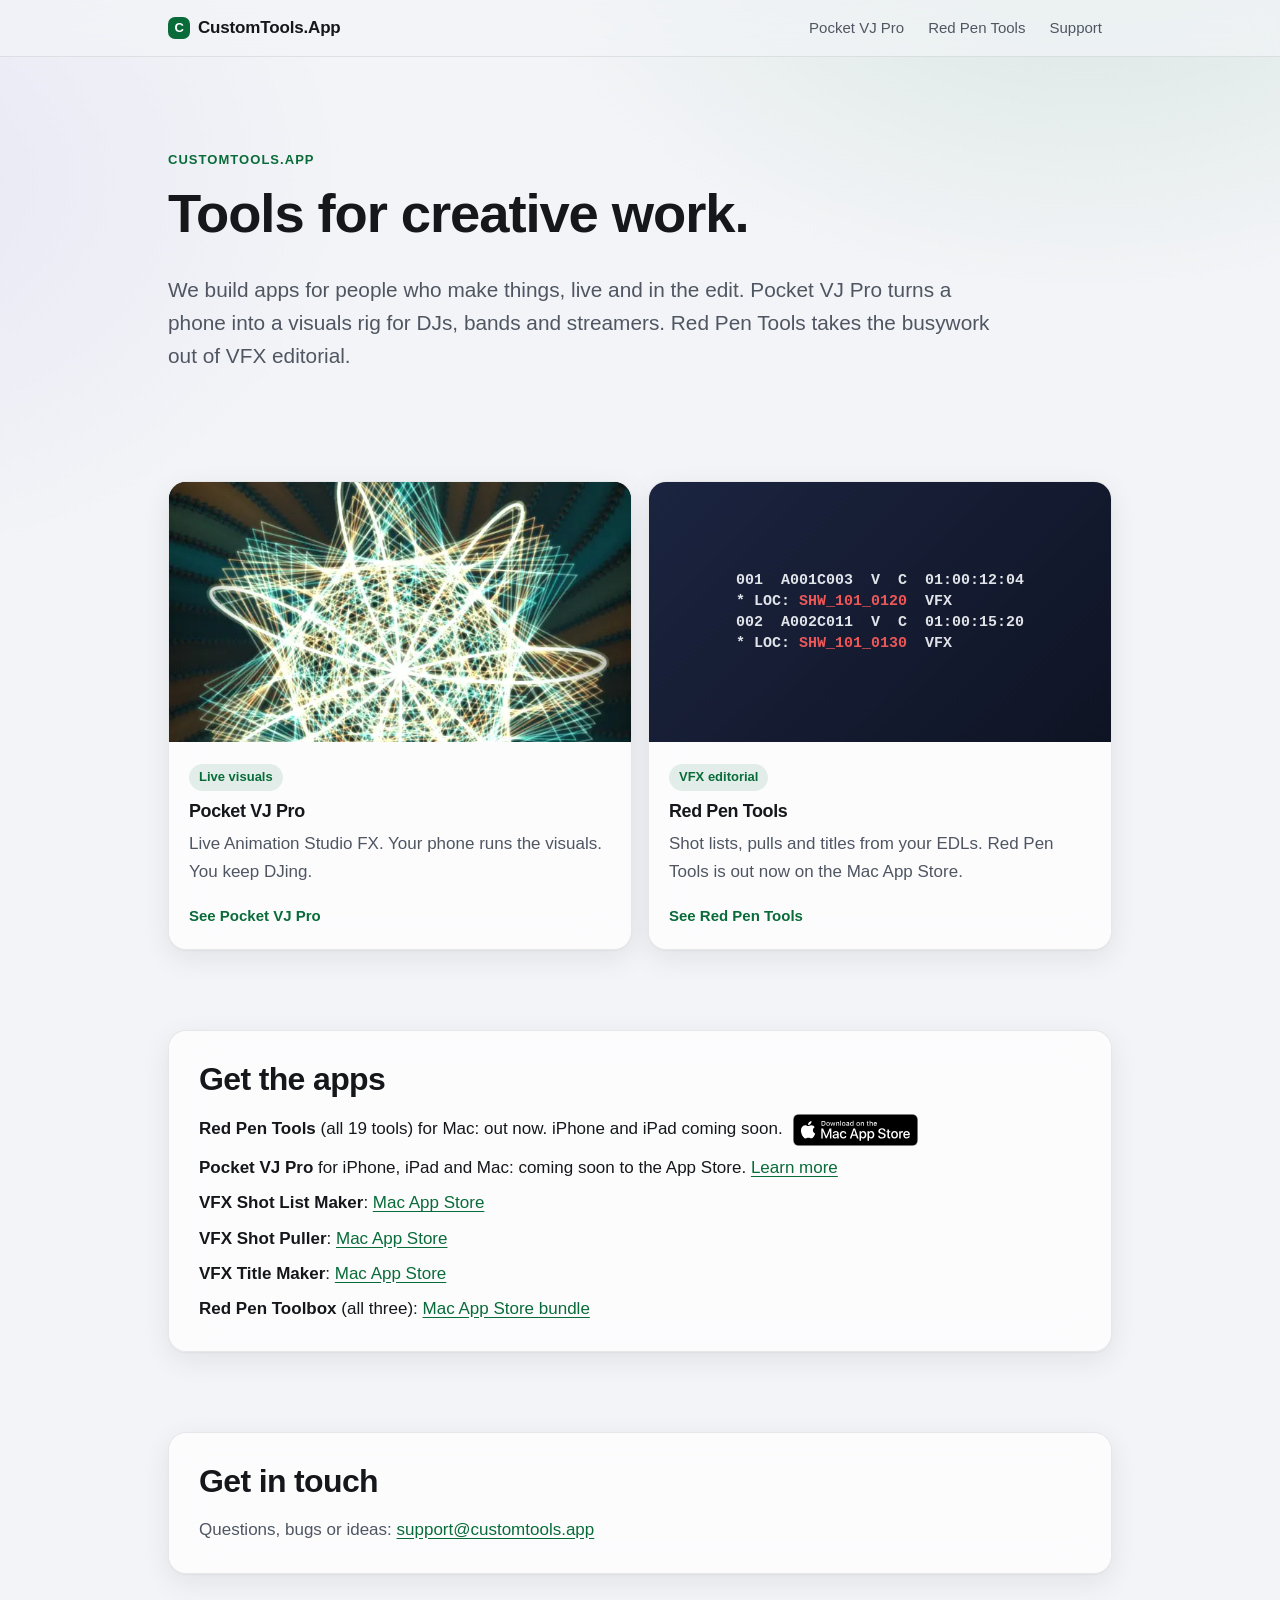
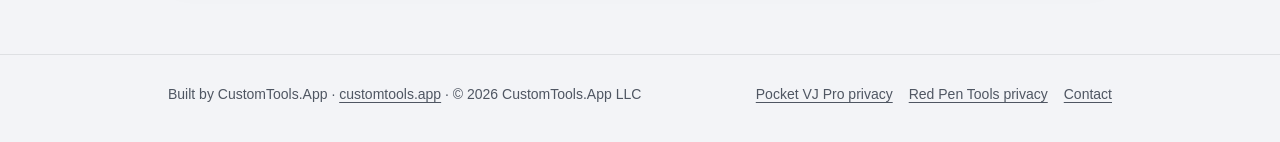
<file: index.html>
<!doctype html>
<html lang="en">
<head>
<meta charset="utf-8">
<meta name="viewport" content="width=device-width, initial-scale=1, viewport-fit=cover">
<title>CustomTools.App</title>
<meta name="description" content="CustomTools.App builds tools for creative work: live visuals with Pocket VJ Pro and VFX editorial with Red Pen Tools.">
<link rel="canonical" href="https://customtools.app/">
<meta name="theme-color" content="#f3f4f7" media="(prefers-color-scheme: light)">
<meta name="theme-color" content="#0b0c10" media="(prefers-color-scheme: dark)">
<meta property="og:title" content="CustomTools.App">
<meta property="og:description" content="CustomTools.App builds tools for creative work: live visuals with Pocket VJ Pro and VFX editorial with Red Pen Tools.">
<meta property="og:url" content="https://customtools.app/">
<meta property="og:type" content="website">
<link rel="icon" href="assets/favicon.svg" type="image/svg+xml">
<link rel="stylesheet" href="assets/site.css">
</head>
<body>
<header class="site-header">
  <div class="wrap">
    <a class="brand" href="./"><span class="brand-mark" aria-hidden="true">C</span>CustomTools.App</a>
    <nav class="site-nav" aria-label="Main">
      <a href="https://pocketvjpro.customtools.app/">Pocket VJ Pro</a>
      <a href="https://redpentools.customtools.app/">Red Pen Tools</a>
      <a href="live-animation-studio/">Support</a>
    </nav>
  </div>
</header>
<main>

<section class="hero">
  <div class="wrap">
    <span class="eyebrow">CustomTools.App</span>
    <h1>Tools for creative work.</h1>
    <p class="lede">We build apps for people who make things, live and in the edit. Pocket VJ Pro turns a phone into a visuals rig for DJs, bands and streamers. Red Pen Tools takes the busywork out of VFX editorial.</p>
  </div>
</section>
<section>
  <div class="wrap grid-2">
    <a class="card card-link" href="https://pocketvjpro.customtools.app/">
      <div class="card-media"><img src="assets/img/look-newton-rose.webp" alt="A glowing star pattern from Pocket VJ Pro" width="640" height="1391" style="object-position:center 42%"></div>
      <div class="card-body">
        <span class="pill">Live visuals</span>
        <h3>Pocket VJ Pro</h3>
        <p class="muted">Live Animation Studio FX. Your phone runs the visuals. You keep DJing.</p>
        <span class="more">See Pocket VJ Pro</span>
      </div>
    </a>
    <a class="card card-link" href="https://redpentools.customtools.app/">
      <div class="card-media rpt" aria-hidden="true">
        <pre class="rpt-glyph">001  A001C003  V  C  01:00:12:04
* LOC: <span class="hl">SHW_101_0120</span>  VFX
002  A002C011  V  C  01:00:15:20
* LOC: <span class="hl">SHW_101_0130</span>  VFX</pre>
      </div>
      <div class="card-body">
        <span class="pill">VFX editorial</span>
        <h3>Red Pen Tools</h3>
        <p class="muted">Shot lists, pulls and titles from your EDLs. Red Pen Tools is out now on the Mac App Store.</p>
        <span class="more">See Red Pen Tools</span>
      </div>
    </a>
  </div>
</section>
<section>
  <div class="wrap">
    <div class="panel">
      <h2>Get the apps</h2>
      <ul class="store-list">
        <li><strong>Red Pen Tools</strong> (all 19 tools) for Mac: out now. iPhone and iPad coming soon. <a class="store-badge" href="https://apps.apple.com/us/app/red-pen-tools/id6825196870" aria-label="Download Red Pen Tools on the Mac App Store"><picture><source srcset="assets/img/mac-app-store-badge-white.svg" media="(prefers-color-scheme: dark)"><img src="assets/img/mac-app-store-badge-black.svg" alt="Download on the Mac App Store" width="156" height="40"></picture></a></li>
        <li><strong>Pocket VJ Pro</strong> for iPhone, iPad and Mac: coming soon to the App Store. <a href="https://pocketvjpro.customtools.app/">Learn more</a></li>
        <li><strong>VFX Shot List Maker</strong>: <a href="https://apps.apple.com/app/id1511198302">Mac App Store</a></li>
        <li><strong>VFX Shot Puller</strong>: <a href="https://apps.apple.com/app/id1511198558">Mac App Store</a></li>
        <li><strong>VFX Title Maker</strong>: <a href="https://apps.apple.com/app/id1511198381">Mac App Store</a></li>
        <li><strong>Red Pen Toolbox</strong> (all three): <a href="https://apps.apple.com/app-bundle/id1544823029">Mac App Store bundle</a></li>
      </ul>
    </div>
  </div>
</section>
<section>
  <div class="wrap">
    <div class="panel">
      <h2>Get in touch</h2>
      <p class="muted" style="margin:0">Questions, bugs or ideas: <a href="mailto:support@customtools.app">support@customtools.app</a></p>
    </div>
  </div>
</section>

</main>
<footer class="site-footer">
  <div class="wrap">
    <p style="margin:0">Built by CustomTools.App · <a href="https://customtools.app/">customtools.app</a> · © 2026 CustomTools.App LLC</p>
    <nav class="footer-links" aria-label="Footer">
      <a href="pocket-vj/privacy/">Pocket VJ Pro privacy</a>
      <a href="red-pen-tools/privacy/">Red Pen Tools privacy</a>
      <a href="mailto:support@customtools.app">Contact</a>
    </nav>
  </div>
</footer>
</body>
</html>
</file>
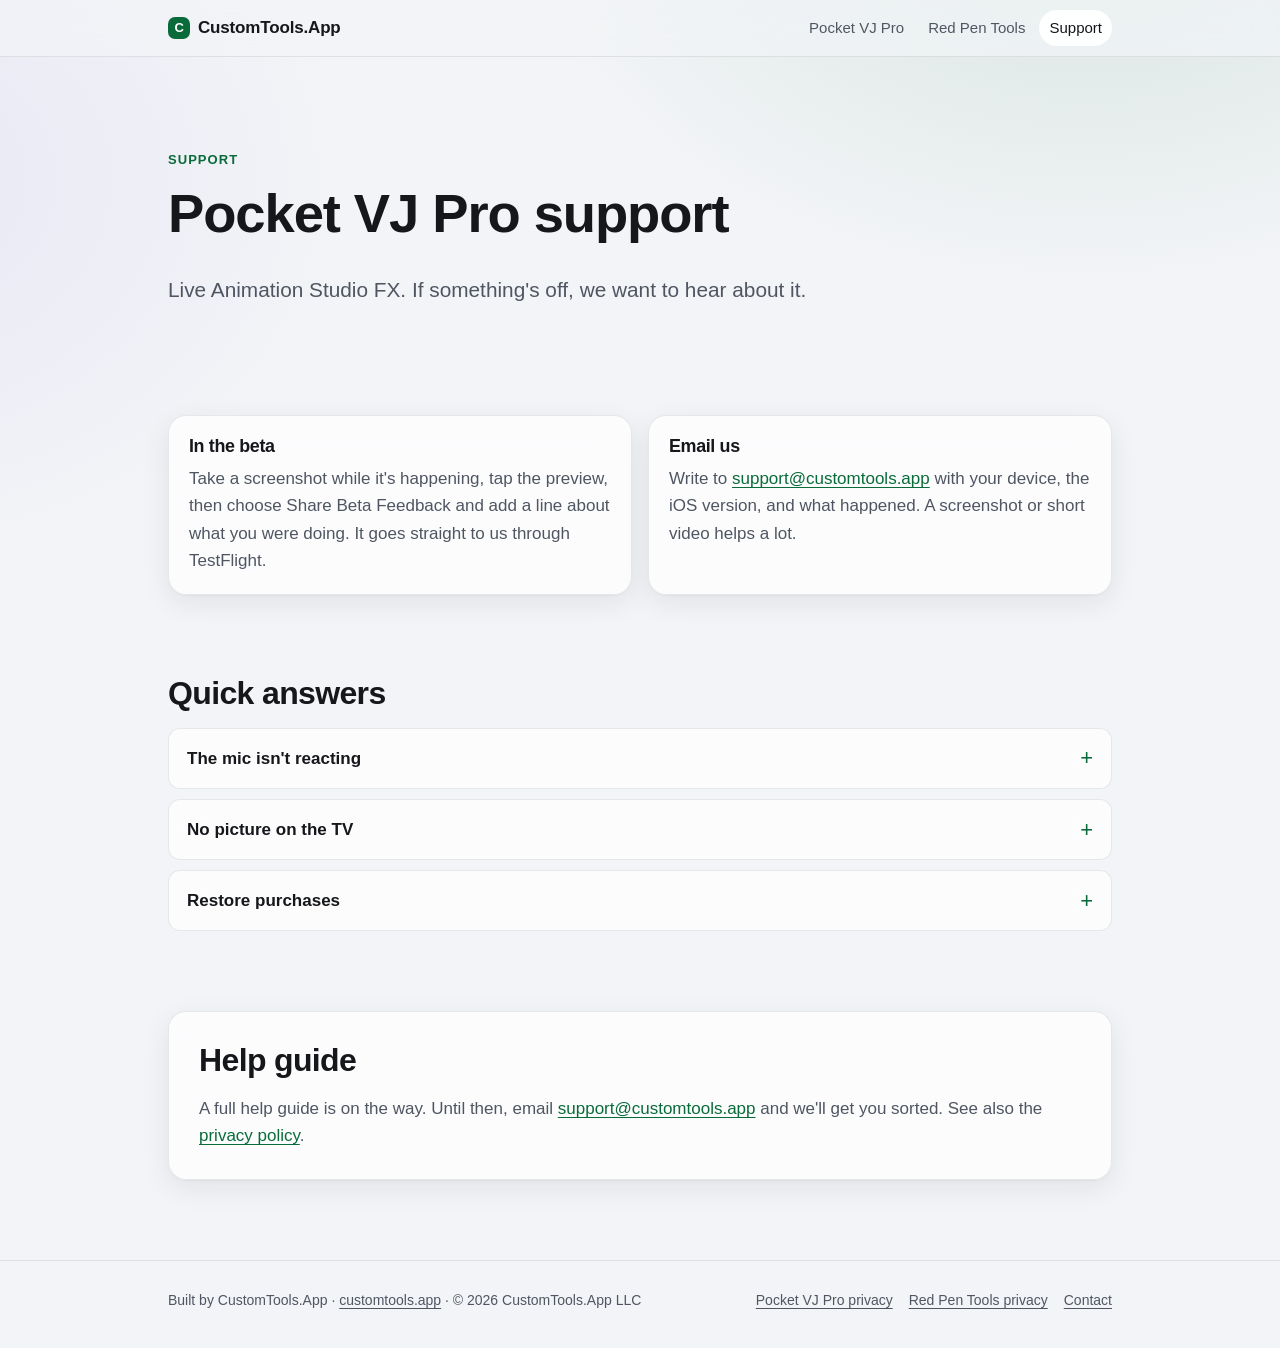
<file: live-animation-studio/index.html>
<!doctype html>
<html lang="en">
<head>
<meta charset="utf-8">
<meta name="viewport" content="width=device-width, initial-scale=1, viewport-fit=cover">
<title>Pocket VJ Pro Support</title>
<meta name="description" content="Help for Pocket VJ Pro (Live Animation Studio FX): beta feedback, the mic, TV connections and restoring purchases.">
<link rel="canonical" href="https://customtools.app/live-animation-studio/">
<meta name="theme-color" content="#f3f4f7" media="(prefers-color-scheme: light)">
<meta name="theme-color" content="#0b0c10" media="(prefers-color-scheme: dark)">
<meta property="og:title" content="Pocket VJ Pro Support">
<meta property="og:description" content="Help for Pocket VJ Pro (Live Animation Studio FX): beta feedback, the mic, TV connections and restoring purchases.">
<meta property="og:url" content="https://customtools.app/live-animation-studio/">
<meta property="og:type" content="website">
<link rel="icon" href="../assets/favicon.svg" type="image/svg+xml">
<link rel="stylesheet" href="../assets/site.css">
</head>
<body>
<header class="site-header">
  <div class="wrap">
    <a class="brand" href="../"><span class="brand-mark" aria-hidden="true">C</span>CustomTools.App</a>
    <nav class="site-nav" aria-label="Main">
      <a href="../pocket-vj/">Pocket VJ Pro</a>
      <a href="../red-pen-tools/">Red Pen Tools</a>
      <a href="../live-animation-studio/" aria-current="page">Support</a>
    </nav>
  </div>
</header>
<main>

<section class="hero">
  <div class="wrap">
    <span class="eyebrow">Support</span>
    <h1>Pocket VJ Pro support</h1>
    <p class="lede">Live Animation Studio FX. If something's off, we want to hear about it.</p>
  </div>
</section>
<section>
  <div class="wrap grid-2">
    <div class="card">
      <h3>In the beta</h3>
      <p class="muted">Take a screenshot while it's happening, tap the preview, then choose Share Beta Feedback and add a line about what you were doing. It goes straight to us through TestFlight.</p>
    </div>
    <div class="card">
      <h3>Email us</h3>
      <p class="muted">Write to <a href="mailto:support@customtools.app">support@customtools.app</a> with your device, the iOS version, and what happened. A screenshot or short video helps a lot.</p>
    </div>
  </div>
</section>
<section>
  <div class="wrap">
    <h2>Quick answers</h2>
    <div class="faq">
      <details><summary>The mic isn't reacting</summary><div><p>Make sure MIC is on and that Pocket VJ Pro is allowed to use the microphone in Settings › Privacy &amp; Security › Microphone. Then raise Sensitivity. In a very loud room, lower it so the picture doesn't stay maxed out.</p></div></details>
      <details><summary>No picture on the TV</summary><div><p>With a cable: check that the adapter and HDMI cable are pushed all the way in and the TV is on the right input. If it still shows nothing, try another cable or adapter.</p><p>With AirPlay: keep your device and the TV on the same Wi-Fi, then pick the TV from Screen Mirroring in Control Center.</p></div></details>
      <details><summary>Restore purchases</summary><div><p>If you bought a plan and it isn't showing, open the plans screen in the app and tap Restore Purchases. Use the same Apple Account you bought it with.</p></div></details>
    </div>
  </div>
</section>
<section>
  <div class="wrap">
    <div class="panel">
      <h2>Help guide</h2>
      <p class="muted" style="margin:0">A full help guide is on the way. Until then, email <a href="mailto:support@customtools.app">support@customtools.app</a> and we'll get you sorted. See also the <a href="privacy/">privacy policy</a>.</p>
    </div>
  </div>
</section>

</main>
<footer class="site-footer">
  <div class="wrap">
    <p style="margin:0">Built by CustomTools.App · <a href="https://customtools.app/">customtools.app</a> · © 2026 CustomTools.App LLC</p>
    <nav class="footer-links" aria-label="Footer">
      <a href="../pocket-vj/privacy/">Pocket VJ Pro privacy</a>
      <a href="../red-pen-tools/privacy/">Red Pen Tools privacy</a>
      <a href="mailto:support@customtools.app">Contact</a>
    </nav>
  </div>
</footer>
</body>
</html>
</file>
<file: assets/site.css>
/* CustomTools.App site styles. One accent, glass surfaces, light and dark aware. */

:root {
  --bg: #f3f4f7;
  --bg-glow-1: rgba(14, 122, 67, 0.12);
  --bg-glow-2: rgba(90, 80, 220, 0.08);
  --surface: rgba(255, 255, 255, 0.72);
  --surface-strong: rgba(255, 255, 255, 0.9);
  --border: rgba(20, 22, 26, 0.09);
  --text: #15171b;
  --muted: #4f5662;
  --accent: #096b39;
  --accent-ink: #ffffff;
  --accent-soft: rgba(9, 107, 57, 0.1);
  --shadow: 0 1px 2px rgba(0, 0, 0, 0.04), 0 8px 28px rgba(20, 30, 50, 0.08);
  --radius: 18px;
  --radius-sm: 12px;
  color-scheme: light dark;
}

@media (prefers-color-scheme: dark) {
  :root {
    --bg: #0b0c10;
    --bg-glow-1: rgba(61, 220, 132, 0.1);
    --bg-glow-2: rgba(110, 90, 255, 0.1);
    --surface: rgba(255, 255, 255, 0.055);
    --surface-strong: rgba(255, 255, 255, 0.09);
    --border: rgba(255, 255, 255, 0.1);
    --text: #eef0f4;
    --muted: #a6adb9;
    --accent: #3ddc84;
    --accent-ink: #052012;
    --accent-soft: rgba(61, 220, 132, 0.12);
    --shadow: 0 1px 2px rgba(0, 0, 0, 0.3), 0 12px 36px rgba(0, 0, 0, 0.35);
  }
}

*, *::before, *::after { box-sizing: border-box; }

html { -webkit-text-size-adjust: 100%; }

body {
  margin: 0;
  min-height: 100vh;
  background:
    radial-gradient(60rem 40rem at 85% -10%, var(--bg-glow-1), transparent 60%),
    radial-gradient(50rem 40rem at -10% 20%, var(--bg-glow-2), transparent 60%),
    var(--bg);
  background-attachment: fixed;
  color: var(--text);
  font: 17px/1.6 -apple-system, BlinkMacSystemFont, "SF Pro Text", "Segoe UI", Roboto, "Helvetica Neue", Arial, sans-serif;
  -webkit-font-smoothing: antialiased;
  overflow-x: hidden;
  display: flex;
  flex-direction: column;
}

main { flex: 1; }

img { max-width: 100%; height: auto; display: block; }

a { color: var(--accent); text-underline-offset: 3px; }
a:hover { text-decoration-thickness: 2px; }

a:focus-visible, summary:focus-visible, .btn:focus-visible {
  outline: 3px solid var(--accent);
  outline-offset: 3px;
  border-radius: 8px;
}

.wrap {
  width: 100%;
  max-width: 1000px;
  margin: 0 auto;
  padding: 0 16px;
}

@media (min-width: 720px) { .wrap { padding: 0 28px; } }

/* Header */
.site-header {
  position: sticky;
  top: 0;
  z-index: 10;
  background: color-mix(in srgb, var(--bg) 70%, transparent);
  -webkit-backdrop-filter: blur(18px) saturate(150%);
  backdrop-filter: blur(18px) saturate(150%);
  border-bottom: 1px solid var(--border);
}

.site-header .wrap {
  display: flex;
  align-items: center;
  justify-content: space-between;
  gap: 12px;
  min-height: 56px;
  flex-wrap: wrap;
}

.brand {
  font-weight: 700;
  letter-spacing: -0.01em;
  color: var(--text);
  text-decoration: none;
  display: inline-flex;
  align-items: center;
  gap: 8px;
}

.brand-mark {
  width: 22px;
  height: 22px;
  border-radius: 7px;
  background: var(--accent);
  display: inline-grid;
  place-items: center;
  color: var(--accent-ink);
  font-size: 13px;
  font-weight: 800;
}

.site-nav { display: flex; gap: 4px; flex-wrap: wrap; }

.site-nav a {
  color: var(--muted);
  text-decoration: none;
  font-size: 15px;
  padding: 6px 10px;
  border-radius: 999px;
}

.site-nav a:hover, .site-nav a[aria-current="page"] {
  color: var(--text);
  background: var(--surface-strong);
}

/* Type */
h1, h2, h3 { line-height: 1.15; letter-spacing: -0.02em; margin: 0 0 0.5em; }
h1 { font-size: clamp(2.1rem, 6vw, 3.4rem); font-weight: 800; }
h2 { font-size: clamp(1.5rem, 3.6vw, 2rem); font-weight: 750; margin-top: 0; }
h3 { font-size: 1.12rem; font-weight: 700; }
p { margin: 0 0 1em; }

.eyebrow {
  display: inline-block;
  font-size: 13px;
  font-weight: 650;
  letter-spacing: 0.08em;
  text-transform: uppercase;
  color: var(--accent);
  margin-bottom: 12px;
}

.lede { font-size: clamp(1.1rem, 2.4vw, 1.3rem); color: var(--muted); max-width: 40em; }
.muted { color: var(--muted); }
.small { font-size: 15px; }

/* Sections */
.hero { padding: 56px 0 32px; }
@media (min-width: 720px) { .hero { padding: 88px 0 48px; } }

section { padding: 28px 0; }
@media (min-width: 720px) { section { padding: 40px 0; } }

/* Glass surfaces */
.card, .panel {
  background: var(--surface);
  border: 1px solid var(--border);
  border-radius: var(--radius);
  box-shadow: var(--shadow);
  -webkit-backdrop-filter: blur(20px) saturate(140%);
  backdrop-filter: blur(20px) saturate(140%);
}

.panel { padding: 22px; }
@media (min-width: 720px) { .panel { padding: 30px; } }

.grid {
  display: grid;
  gap: 16px;
  grid-template-columns: repeat(auto-fit, minmax(min(100%, 240px), 1fr));
}

.grid-2 {
  display: grid;
  gap: 16px;
  grid-template-columns: repeat(auto-fit, minmax(min(100%, 320px), 1fr));
}

.card { padding: 20px; }
.card p:last-child { margin-bottom: 0; }

.card-link {
  display: flex;
  flex-direction: column;
  color: inherit;
  text-decoration: none;
  overflow: hidden;
  padding: 0;
  transition: transform 0.2s ease, border-color 0.2s ease;
}

.card-link:hover { transform: translateY(-2px); border-color: color-mix(in srgb, var(--accent) 45%, var(--border)); }

.card-link .card-media {
  aspect-ratio: 16 / 9;
  overflow: hidden;
  background: #000;
}

.card-link .card-media img { width: 100%; height: 100%; object-fit: cover; }

.card-link .card-body { padding: 20px; }
.card-link .more { color: var(--accent); font-weight: 650; font-size: 15px; }

.card-media.rpt {
  display: grid;
  place-items: center;
  background:
    linear-gradient(135deg, #1b2440, #0f1424);
  color: #f2f4f8;
}

.rpt-glyph {
  font: 700 15px/1.4 ui-monospace, "SF Mono", Menlo, monospace;
  text-align: left;
  padding: 16px;
  opacity: 0.92;
}

.rpt-glyph .hl { color: #ff5c5c; }

/* Buttons */
.actions { display: flex; flex-wrap: wrap; gap: 10px; margin-top: 22px; align-items: center; }

.btn {
  display: inline-flex;
  align-items: center;
  justify-content: center;
  gap: 8px;
  min-height: 46px;
  padding: 0 20px;
  border-radius: 999px;
  font-weight: 650;
  font-size: 16px;
  text-decoration: none;
  border: 1px solid transparent;
}

.btn-primary { background: var(--accent); color: var(--accent-ink); }
.btn-primary:hover { filter: brightness(1.06); }

.btn-ghost {
  background: var(--surface-strong);
  border-color: var(--border);
  color: var(--text);
}

.badge-soon {
  display: inline-flex;
  align-items: center;
  min-height: 46px;
  padding: 0 18px;
  border-radius: 999px;
  border: 1px dashed var(--border);
  color: var(--muted);
  font-size: 15px;
}

.pill {
  display: inline-block;
  font-size: 13px;
  font-weight: 650;
  padding: 3px 10px;
  border-radius: 999px;
  background: var(--accent-soft);
  color: var(--accent);
  margin-bottom: 10px;
}

/* Device frames */
.phones {
  display: grid;
  grid-template-columns: repeat(3, 1fr);
  gap: clamp(10px, 3vw, 28px);
  max-width: 760px;
  margin: 8px auto 0;
}

.phone {
  border-radius: clamp(18px, 4vw, 38px);
  padding: clamp(4px, 0.8vw, 8px);
  background: linear-gradient(160deg, #3a3d45, #121317);
  box-shadow: var(--shadow);
}

.phone:nth-child(2) { transform: translateY(-14px); }

.phone img {
  border-radius: clamp(14px, 3.4vw, 31px);
  width: 100%;
  aspect-ratio: 1320 / 2868;
  object-fit: cover;
  background: #000;
}

.tablet {
  border-radius: 28px;
  padding: 10px;
  background: linear-gradient(160deg, #3a3d45, #121317);
  box-shadow: var(--shadow);
  max-width: 520px;
  margin: 0 auto;
}

.tablet img { border-radius: 20px; width: 100%; aspect-ratio: 840 / 1120; object-fit: cover; }

.split {
  display: grid;
  gap: 28px;
  align-items: center;
  grid-template-columns: 1fr;
}

@media (min-width: 820px) { .split { grid-template-columns: 1.1fr 1fr; } }

/* Lists */
.check-list { list-style: none; padding: 0; margin: 0; display: grid; gap: 12px; }
.check-list li { padding-left: 30px; position: relative; }
.check-list li::before {
  content: "";
  position: absolute;
  left: 4px;
  top: 0.55em;
  width: 12px;
  height: 7px;
  border-left: 2.5px solid var(--accent);
  border-bottom: 2.5px solid var(--accent);
  transform: rotate(-45deg);
}

.steps { counter-reset: step; list-style: none; padding: 0; margin: 0; display: grid; gap: 14px; }
.steps li { counter-increment: step; padding-left: 44px; position: relative; }
.steps li::before {
  content: counter(step);
  position: absolute;
  left: 0;
  top: 0;
  width: 30px;
  height: 30px;
  border-radius: 10px;
  background: var(--accent-soft);
  color: var(--accent);
  font-weight: 750;
  display: grid;
  place-items: center;
  font-size: 15px;
}

/* FAQ */
.faq { display: grid; gap: 10px; }

.faq details {
  background: var(--surface);
  border: 1px solid var(--border);
  border-radius: var(--radius-sm);
  padding: 0 18px;
  -webkit-backdrop-filter: blur(16px);
  backdrop-filter: blur(16px);
}

.faq summary {
  cursor: pointer;
  list-style: none;
  font-weight: 650;
  padding: 16px 28px 16px 0;
  position: relative;
}

.faq summary::-webkit-details-marker { display: none; }

.faq summary::after {
  content: "+";
  position: absolute;
  right: 0;
  top: 50%;
  transform: translateY(-50%);
  color: var(--accent);
  font-size: 22px;
  font-weight: 500;
}

.faq details[open] summary::after { content: "\2212"; }
.faq details > div { padding: 0 0 16px; color: var(--muted); }
.faq details > div p:last-child { margin-bottom: 0; }

.notice {
  border-left: 3px solid var(--accent);
  padding: 14px 18px;
  background: var(--accent-soft);
  border-radius: 0 var(--radius-sm) var(--radius-sm) 0;
}

/* Long-form text (privacy, support) */
.prose { max-width: 44em; }
.prose h2 { font-size: 1.35rem; margin-top: 1.8em; }
.prose h2:first-child { margin-top: 0; }
.prose ul { padding-left: 1.2em; }
.prose li { margin-bottom: 0.4em; }
.prose strong { color: var(--text); }

.meta { color: var(--muted); font-size: 15px; }

/* Footer */
.site-footer {
  border-top: 1px solid var(--border);
  margin-top: 40px;
  padding: 28px 0 36px;
  color: var(--muted);
  font-size: 14px;
}

.site-footer .wrap { display: flex; flex-wrap: wrap; gap: 10px 24px; justify-content: space-between; }
.site-footer a { color: var(--muted); }
.footer-links { display: flex; flex-wrap: wrap; gap: 6px 16px; }

@media (prefers-reduced-motion: reduce) {
  .card-link { transition: none; }
  .card-link:hover { transform: none; }
}

/* App title block (product pages) */
.app-title { display: flex; align-items: center; gap: 14px; margin-bottom: 22px; }
.app-title .app-icon {
  width: 56px;
  height: 56px;
  border-radius: 14px;
  object-fit: cover;
  object-position: center 45%;
  border: 1px solid var(--border);
  box-shadow: var(--shadow);
}
.app-title strong { display: block; font-size: 1.2rem; letter-spacing: -0.01em; }
.app-title span { display: block; color: var(--muted); font-size: 15px; }

.store-list{list-style:none;padding:0;margin:0;display:grid;gap:.6rem}
.store-list li{line-height:1.5}

/* Official Apple "Download on the Mac App Store" badge: black on light, white on dark (via <picture>) */
.store-badge{display:inline-block;line-height:0;border-radius:8px}
.store-badge img{height:40px;width:auto;display:block}
.store-badge-row{display:flex;flex-wrap:wrap;align-items:center;gap:12px;margin-top:12px}
.card .store-badge{margin-top:12px}
.store-list .store-badge{vertical-align:middle;margin-left:6px}
.store-list .store-badge img{height:32px}
</file>
